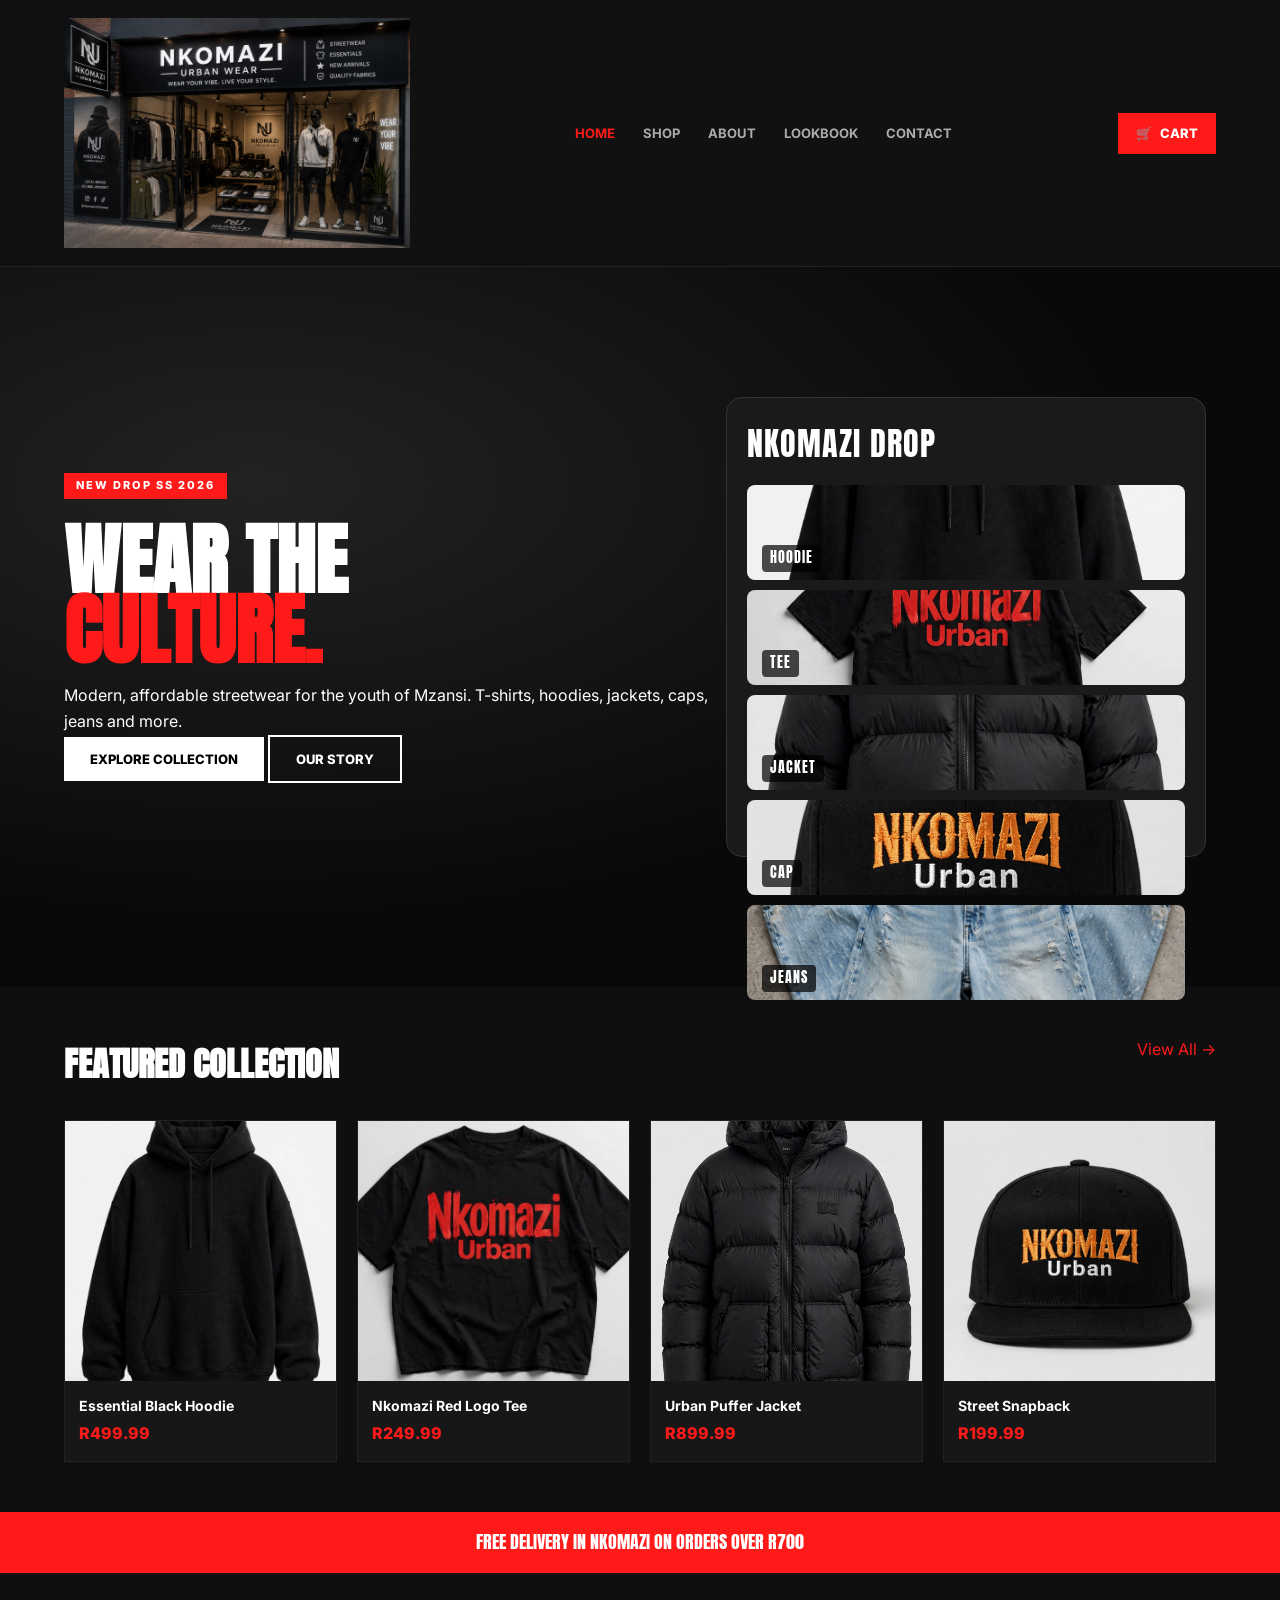
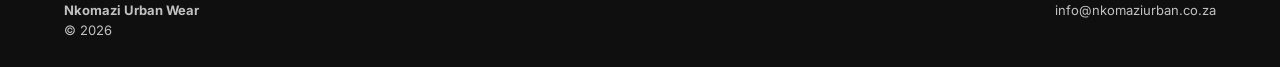
<file: Urban Nkomazi Site Part 2/index.html>
<!DOCTYPE html>
<html lang="en">
<head>
<meta charset="UTF-8">
<meta name="viewport" content="width=device-width, initial-scale=1.0">
<title>Nkomazi Urban Wear - Wear The Culture</title>
<link rel="stylesheet" href="style.css">
<link href="https://fonts.googleapis.com/css2?family=Anton&family=Inter:wght@400;600;800&display=swap" rel="stylesheet">
</head>
<body>
<nav class="navbar">
  <img src="images/logo.jpeg" width="30%" length="30%"> 
  <ul class="nav-links" id="navLinks">
    <li><a href="index.html" class="active">Home</a></li>
    <li><a href="shop.html">Shop</a></li>
    <li><a href="about.html">About</a></li>
    <li><a href="gallery.html">Lookbook</a></li>
    <li><a href="contact.html">Contact</a></li>
  </ul>
  <div class="nav-actions">
    <a href="cart.html" class="cart-btn"><span class="cart-icon">🛒</span><span>CART</span><span class="cart-badge" id="cartCount">0</span></a>
    <span class="hamburger" onclick="toggleMenu()">☰</span>
  </div>
</nav>

<section class="hero">
  <div>
    <span class="badge">NEW DROP SS 2026</span>
    <h1>WEAR THE<br><span class="red">CULTURE.</span></h1>
    <p>Modern, affordable streetwear for the youth of Mzansi. T-shirts, hoodies, jackets, caps, jeans and more.</p>
    <div class="btn-group">
      <a href="shop.html" class="btn btn-white">Explore Collection</a>
      <a href="about.html" class="btn btn-outline">Our Story</a>
    </div>
  </div>
  <!-- HERO VISUAL - REPLACED TEXT LIST WITH IMAGES -->
 <div class="visual-card">
  <div class="drop-title">NKOMAZI DROP</div>
  <div class="visual-body">
    <!-- 5 PICTURES - PUT YOUR IMAGE PATHS HERE -->
    <div class="drop-item">
      <!-- HOODIE - change filename here -->
      <img src="images/black hoodie.jpeg" alt="Hoodie">
      <span>HOODIE</span>
    </div>
    <div class="drop-item">
      <!-- TEE - change filename here -->
      <img src="images/black tee 2.jpeg" alt="Tee">
      <span>TEE</span>
    </div>
    <div class="drop-item">
      <!-- JACKET - change filename here -->
      <img src="images/puff jacket.jpeg" alt="Jacket">
      <span>JACKET</span>
    </div>
    <div class="drop-item">
      <!-- CAP - change filename here -->
      <img src="images/cap.jpg" alt="Cap">
      <span>CAP</span>
    </div>
    <div class="drop-item">
      <!-- JEANS - change filename here -->
      <img src="images/baggy jeans.jpg" alt="Jeans">
      <span>JEANS</span>
    </div>
  </div>
</div>
</section>

<section class="section dark">
  <div class="section-head"><h2>FEATURED COLLECTION</h2><a href="shop.html">View All →</a></div>
  <div class="product-grid">
    
    <!-- 1. ESSENTIAL BLACK HOODIE -->
    <div class="product">
      <div class="p-img">
        <!-- IMAGE PATH FOR HOODIE - CHANGE HERE -->
        <!-- Save your image in /images/ folder and put the name here -->
        <img src="images/black hoodie.jpeg" alt="Essential Black Hoodie">
        <!-- Example: <img src="images/YOUR-HOODIE-FILENAME.jpg" alt="Essential Black Hoodie"> -->
      </div>
      <div class="p-info"><h3>Essential Black Hoodie</h3><p>R499.99</p></div>
    </div>

    <!-- 2. NKOMAZI RED LOGO TEE -->
    <div class="product">
      <div class="p-img red">
        <!-- IMAGE PATH FOR TEE - CHANGE HERE -->
        <img src="images/black tee 2.jpeg" alt="Nkomazi Red Logo Tee">
        <!-- Example: <img src="images/YOUR-TEE-FILENAME.jpg" alt="Nkomazi Red Logo Tee"> -->
      </div>
      <div class="p-info"><h3>Nkomazi Red Logo Tee</h3><p>R249.99</p></div>
    </div>

    <!-- 3. URBAN PUFFER JACKET -->
    <div class="product">
      <div class="p-img">
        <!-- IMAGE PATH FOR JACKET - CHANGE HERE -->
        <img src="images/puff jacket.jpeg" alt="Urban Puffer Jacket">
        <!-- Example: <img src="images/YOUR-JACKET-FILENAME.jpg" alt="Urban Puffer Jacket"> -->
      </div>
      <div class="p-info"><h3>Urban Puffer Jacket</h3><p>R899.99</p></div>
    </div>

    <!-- 4. STREET SNAPBACK CAP -->
    <div class="product">
      <div class="p-img">
        <!-- IMAGE PATH FOR CAP - CHANGE HERE -->
        <img src="images/cap.jpg" alt="Street Snapback">
        <!-- Example: <img src="images/YOUR-CAP-FILENAME.jpg" alt="Street Snapback"> -->
      </div>
      <div class="p-info"><h3>Street Snapback</h3><p>R199.99</p></div>
    </div>

  </div>
</section>

<section class="banner">FREE DELIVERY IN NKOMAZI ON ORDERS OVER R700</section>
<footer><div><strong>Nkomazi Urban Wear</strong><br>© 2026</div><div>info@nkomaziurban.co.za</div></footer>
<script src="main.js"></script>
</body>
</html>
</file>
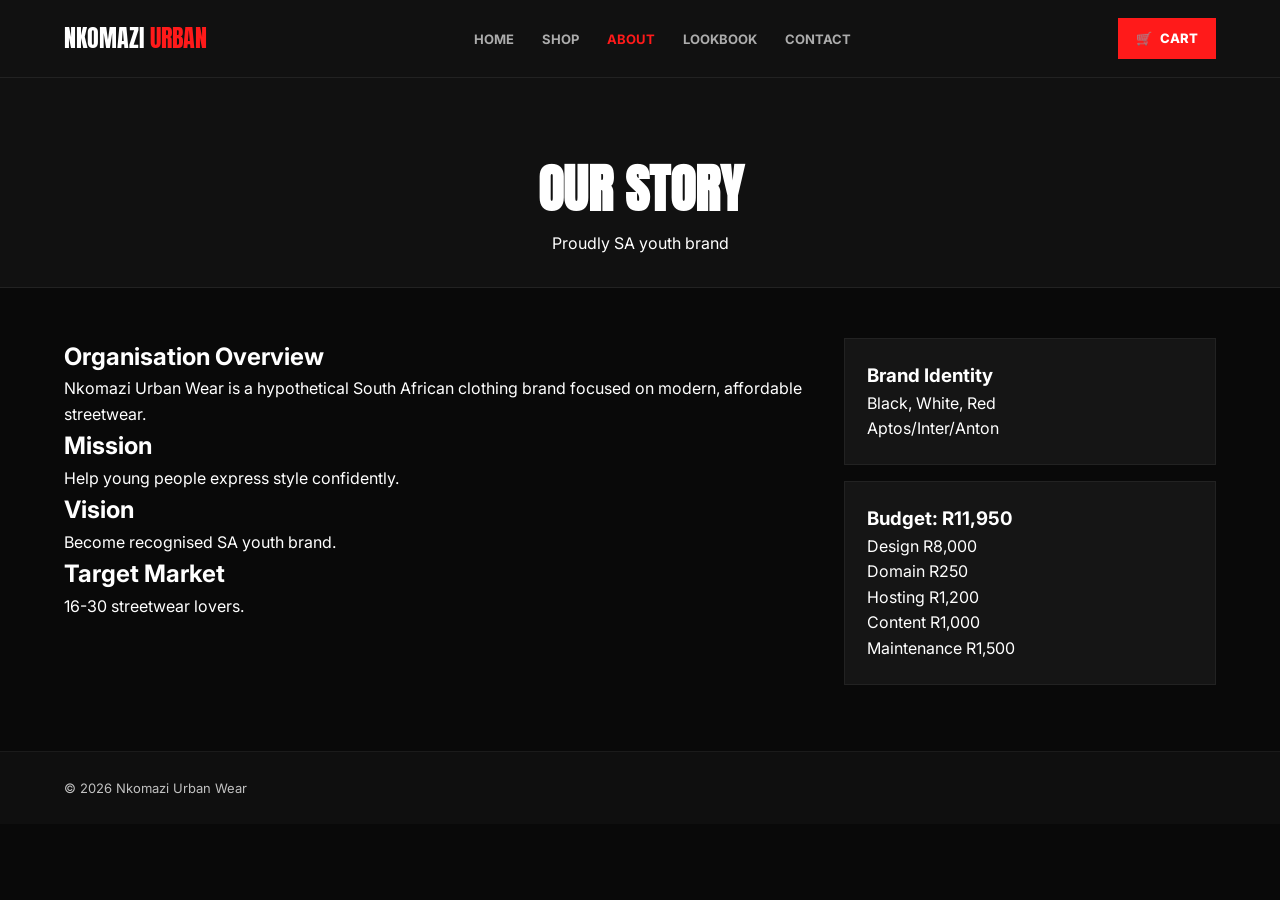
<file: Urban Nkomazi Site Part 2/about.html>
<!DOCTYPE html><html lang="en"><head><meta charset="UTF-8"><meta name="viewport" content="width=device-width, initial-scale=1.0"><title>About - Nkomazi Urban Wear</title><link rel="stylesheet" href="style.css"><link href="https://fonts.googleapis.com/css2?family=Anton&family=Inter:wght@400;600;800&display=swap" rel="stylesheet"></head><body>
<nav class="navbar"><div class="logo">NKOMAZI<span> URBAN</span></div><ul class="nav-links" id="navLinks"><li><a href="index.html">Home</a></li><li><a href="shop.html">Shop</a></li><li><a href="about.html" class="active">About</a></li><li><a href="gallery.html">Lookbook</a></li><li><a href="contact.html">Contact</a></li></ul><div class="nav-actions"><a href="cart.html" class="cart-btn"><span class="cart-icon">🛒</span><span>CART</span><span class="cart-badge" id="cartCount">0</span></a><span class="hamburger" onclick="toggleMenu()">☰</span></div></nav>
<section class="page-header"><h1>OUR STORY</h1><p>Proudly SA youth brand</p></section>
<section class="section"><div class="about-grid"><div><h2>Organisation Overview</h2><p>Nkomazi Urban Wear is a hypothetical South African clothing brand focused on modern, affordable streetwear.</p><h2>Mission</h2><p>Help young people express style confidently.</p><h2>Vision</h2><p>Become recognised SA youth brand.</p><h2>Target Market</h2><p>16-30 streetwear lovers.</p></div><div class="about-side"><div class="about-box"><h3>Brand Identity</h3><p>Black, White, Red<br>Aptos/Inter/Anton</p></div><div class="about-box"><h3>Budget: R11,950</h3><p>Design R8,000<br>Domain R250<br>Hosting R1,200<br>Content R1,000<br>Maintenance R1,500</p></div></div></div></section>
<footer>© 2026 Nkomazi Urban Wear</footer><script src="main.js"></script></body></html>
</file>
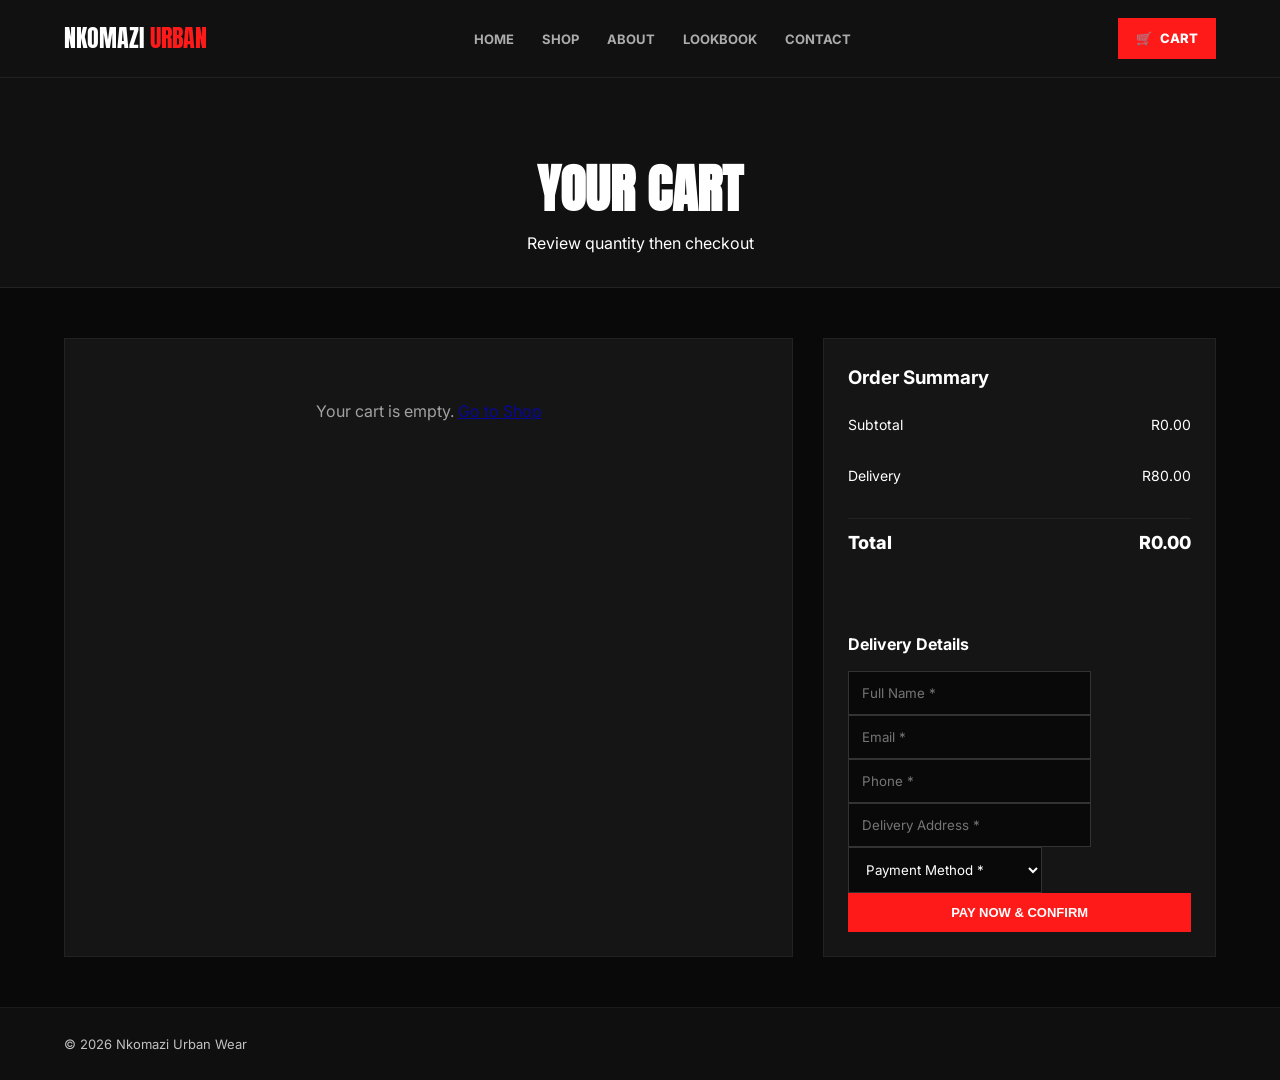
<file: Urban Nkomazi Site Part 2/cart.html>
<!DOCTYPE html><html lang="en"><head><meta charset="UTF-8"><meta name="viewport" content="width=device-width, initial-scale=1.0">
<title>Cart & Checkout - Nkomazi Urban Wear</title><link rel="stylesheet" href="style.css">
<link href="https://fonts.googleapis.com/css2?family=Anton&family=Inter:wght@400;600;800&display=swap" rel="stylesheet"></head><body>
<nav class="navbar"><div class="logo">NKOMAZI<span> URBAN</span></div>
<ul class="nav-links" id="navLinks"><li><a href="index.html">Home</a></li><li><a href="shop.html">Shop</a></li><li><a href="about.html">About</a></li><li><a href="gallery.html">Lookbook</a></li><li><a href="contact.html">Contact</a></li></ul>
<div class="nav-actions"><a href="cart.html" class="cart-btn"><span class="cart-icon">🛒</span><span>CART</span><span class="cart-badge" id="cartCount">0</span></a><span class="hamburger" onclick="toggleMenu()">☰</span></div></nav>
<section class="page-header"><h1>YOUR CART</h1><p>Review quantity then checkout</p></section>
<section class="section"><div class="checkout-grid">
<div class="cart-items-box"><div id="cartList"></div><div id="emptyCart" class="empty-msg">Your cart is empty. <a href="shop.html">Go to Shop</a></div></div>
<div class="checkout-box">
  <h3>Order Summary</h3>
  <div class="summary-row"><span>Subtotal</span><span id="subtotal">R0.00</span></div>
  <div class="summary-row"><span>Delivery</span><span id="delivery">R80.00</span></div>
  <div class="summary-row total"><span>Total</span><span id="total">R0.00</span></div>
  <p id="freeDeliveryMsg" style="color:#00ff88;font-size:12px;margin:10px 0"></p>
  <h4 style="margin-top:20px">Delivery Details</h4>
  <form id="checkoutForm">
    <input type="text" id="custName" placeholder="Full Name *" required>
    <input type="email" id="custEmail" placeholder="Email *" required>
    <input type="tel" id="custPhone" placeholder="Phone *" required>
    <input type="text" id="custAddress" placeholder="Delivery Address *" required>
    <select id="payMethod" required><option value="">Payment Method *</option><option>Card - Visa/Mastercard</option><option>PayFast</option><option>Cash on Delivery</option><option>EFT</option></select>
    <button type="submit" class="btn btn-red full">PAY NOW & CONFIRM</button><p id="checkoutMsg"></p>
  </form>
</div></div></section>
<footer>© 2026 Nkomazi Urban Wear</footer>
<script src="main.js"></script>
<script>document.addEventListener('DOMContentLoaded', renderCartPage);</script>
</body></html>
</file>
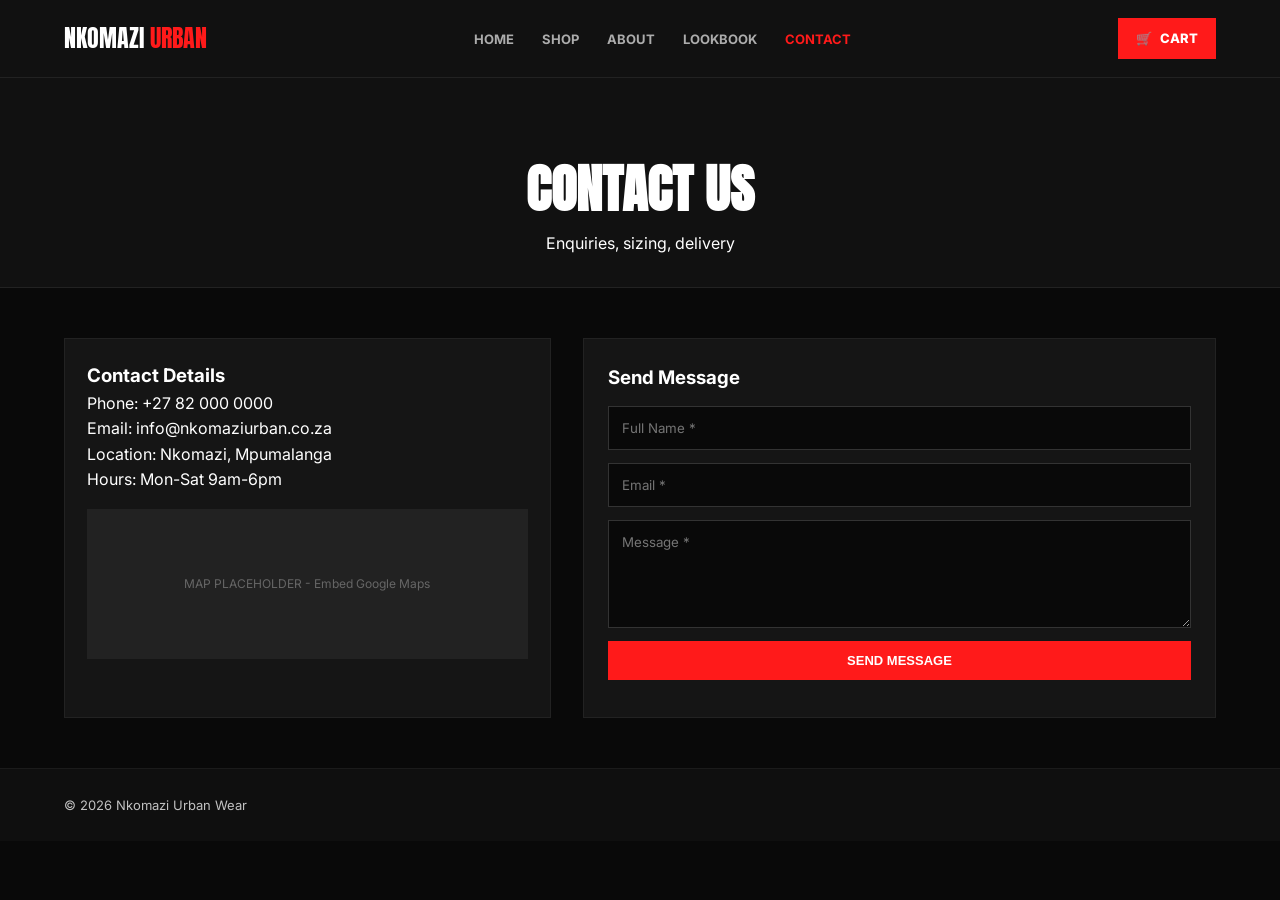
<file: Urban Nkomazi Site Part 2/contact.html>
<!DOCTYPE html><html lang="en"><head><meta charset="UTF-8"><meta name="viewport" content="width=device-width, initial-scale=1.0"><title>Contact - Nkomazi Urban Wear</title><link rel="stylesheet" href="style.css"><link href="https://fonts.googleapis.com/css2?family=Anton&family=Inter:wght@400;600;800&display=swap" rel="stylesheet"></head><body>
<nav class="navbar"><div class="logo">NKOMAZI<span> URBAN</span></div><ul class="nav-links" id="navLinks"><li><a href="index.html">Home</a></li><li><a href="shop.html">Shop</a></li><li><a href="about.html">About</a></li><li><a href="gallery.html">Lookbook</a></li><li><a href="contact.html" class="active">Contact</a></li></ul><div class="nav-actions"><a href="cart.html" class="cart-btn"><span class="cart-icon">🛒</span><span>CART</span><span class="cart-badge" id="cartCount">0</span></a><span class="hamburger" onclick="toggleMenu()">☰</span></div></nav>
<section class="page-header"><h1>CONTACT US</h1><p>Enquiries, sizing, delivery</p></section>
<section class="section"><div class="contact-grid"><div class="contact-info"><h3>Contact Details</h3><p>Phone: +27 82 000 0000<br>Email: info@nkomaziurban.co.za<br>Location: Nkomazi, Mpumalanga<br>Hours: Mon-Sat 9am-6pm</p><div class="map">MAP PLACEHOLDER - Embed Google Maps</div></div>
<form id="contactForm"><h3>Send Message</h3><input type="text" id="name" placeholder="Full Name *" required><input type="email" id="email" placeholder="Email *" required><textarea id="message" placeholder="Message *" rows="5" required></textarea><button type="submit" class="btn btn-red full">Send Message</button><p id="formMsg"></p></form></div></section>
<footer>© 2026 Nkomazi Urban Wear</footer><script src="main.js"></script></body></html>
</file>
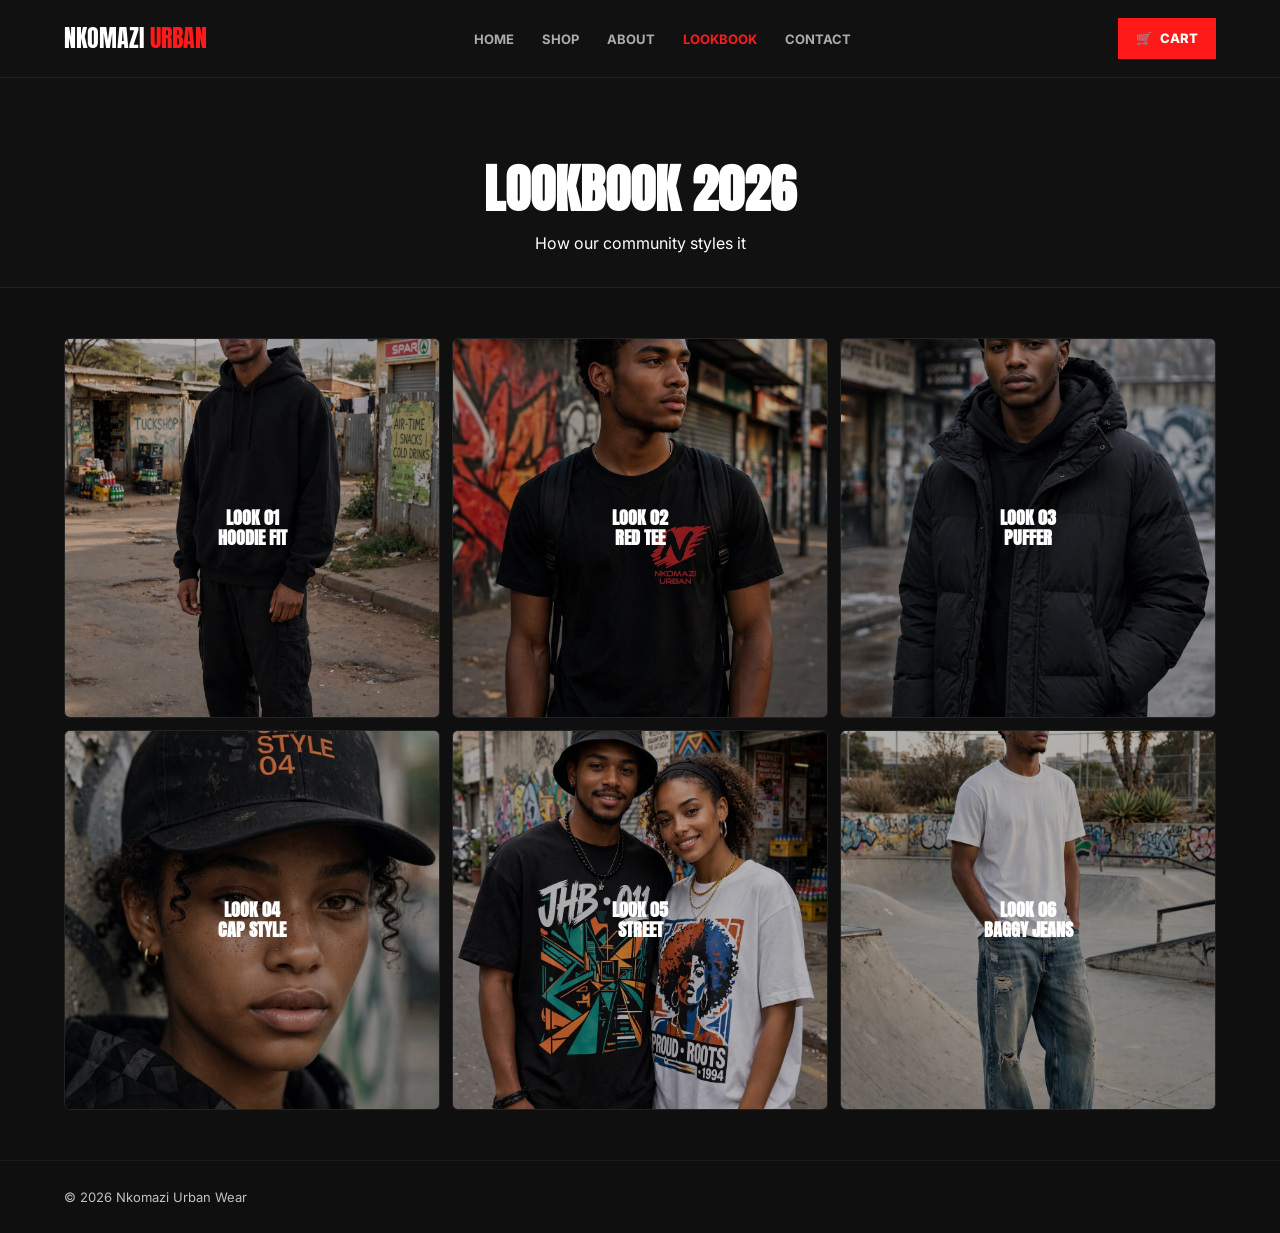
<file: Urban Nkomazi Site Part 2/gallery.html>
<!DOCTYPE html>
<html lang="en">
<head>
<meta charset="UTF-8">
<meta name="viewport" content="width=device-width, initial-scale=1.0"> 
<title>Lookbook - Nkomazi Urban Wear</title>
<link rel="stylesheet" href="style.css">
<link href="https://fonts.googleapis.com/css2?family=Anton&family=Inter:wght@400;600;800&display=swap" rel="stylesheet">
<style>
/* FIXED GRID FOR 6 LOOKS - makes images fit like your screenshot */
.gallery-grid {
  display: grid;
  grid-template-columns: repeat(3, 1fr);
  gap: 12px;
}
.g-item {
  position: relative;
  height: 380px;
  background: #111;
  border-radius: 6px;
  overflow: hidden;
}
.g-item.red { background: #c00; }
.g-item img {
  width: 100%;
  height: 100%;
  object-fit: cover; /* fixes stretched look */
  display: block;
}
.g-overlay {
  position: absolute;
  inset: 0;
  display: flex;
  flex-direction: column;
  align-items: center;
  justify-content: center;
  background: rgba(0,0,0,0.25);
  color: white;
  font-family: 'Anton', sans-serif;
  font-size: 18px;
  text-align: center;
  line-height: 1.1;
}
@media (max-width: 768px) {
  .gallery-grid { grid-template-columns: 1fr 1fr; }
  .g-item { height: 260px; }
}
</style>
</head>
<body>
<nav class="navbar"><div class="logo">NKOMAZI<span> URBAN</span></div>
<ul class="nav-links" id="navLinks">
    <li><a href="index.html">Home</a></li>
    <li><a href="shop.html">Shop</a></li>
    <li><a href="about.html">About</a></li>
    <li><a href="gallery.html" class="active">Lookbook</a></li>
    <li><a href="contact.html">Contact</a></li>
</ul>
<div class="nav-actions">
    <a href="cart.html" class="cart-btn">
        <span class="cart-icon">🛒</span>
        <span>CART</span>
        <span class="cart-badge" id="cartCount">0</span>
    </a><span class="hamburger" onclick="toggleMenu()">☰</span>
</div>
</nav>

<section class="page-header">
    <h1>LOOKBOOK 2026</h1>
    <p>How our community styles it</p>
</section>

<section class="section dark">
<div class="gallery-grid">

    <!-- LOOK 01 HOODIE FIT -->
    <div class="g-item">
      <!-- IMAGE PATH FOR LOOK 01 - CHANGE HERE -->
      <img src="images/look-01-hoodie.jpeg" alt="Look 01 Hoodie Fit">
      <!-- Example: <img src="images/YOUR-FILE-NAME.jpg"> -->
      <div class="g-overlay">LOOK 01<br>HOODIE FIT</div>
    </div>

    <!-- LOOK 02 RED TEE -->
    <div class="g-item red">
      <!-- IMAGE PATH FOR LOOK 02 - CHANGE HERE -->
      <img src="images/look-02-red-tee.jpeg" alt="Look 02 Red Tee">
      <div class="g-overlay">LOOK 02<br>RED TEE</div>
    </div>

    <!-- LOOK 03 PUFFER -->
    <div class="g-item">
      <!-- IMAGE PATH FOR LOOK 03 - CHANGE HERE -->
      <img src="images/look-03-puffer.jpeg" alt="Look 03 Puffer">
      <div class="g-overlay">LOOK 03<br>PUFFER</div>
    </div>

    <!-- LOOK 04 CAP STYLE -->
    <div class="g-item">
      <!-- IMAGE PATH FOR LOOK 04 - CHANGE HERE -->
      <img src="images/look-04-cap.jpeg" alt="Look 04 Cap Style">
      <div class="g-overlay">LOOK 04<br>CAP STYLE</div>
    </div>

    <!-- LOOK 05 STREET -->
    <div class="g-item red">
      <!-- IMAGE PATH FOR LOOK 05 - CHANGE HERE -->
      <img src="images/look-05-street.jpeg" alt="Look 05 Street">
      <div class="g-overlay">LOOK 05<br>STREET</div>
    </div>

    <!-- LOOK 06 BAGGY JEANS -->
    <div class="g-item">
      <!-- IMAGE PATH FOR LOOK 06 - CHANGE HERE -->
      <img src="images/look-06-baggy.jpeg" alt="Look 06 Baggy Jeans">
      <div class="g-overlay">LOOK 06<br>BAGGY JEANS</div>
    </div>

</div>
</section>

<footer>© 2026 Nkomazi Urban Wear</footer>
<script src="main.js"></script>
</body>
</html>
</file>
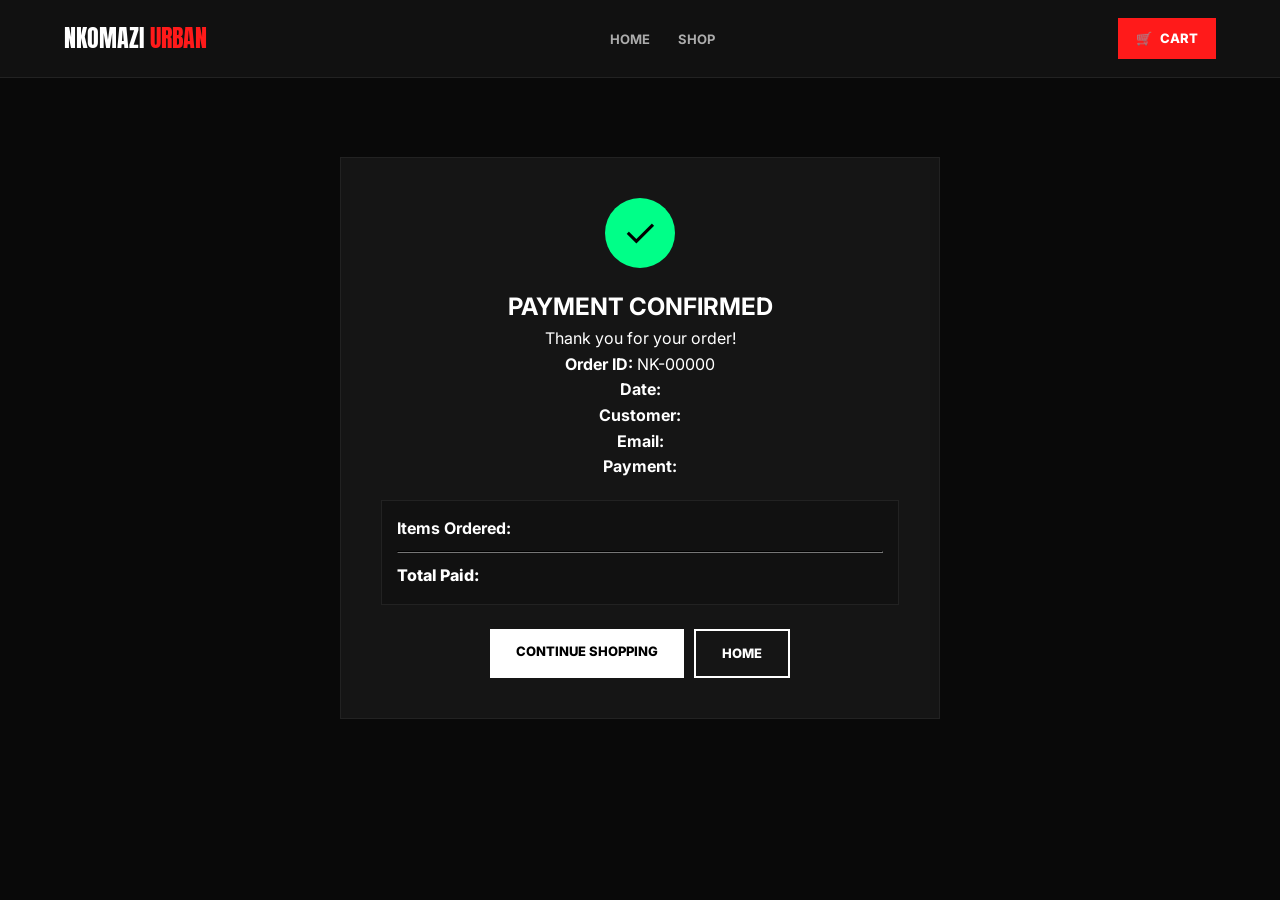
<file: Urban Nkomazi Site Part 2/payment.html>
<!DOCTYPE html><html lang="en"><head><meta charset="UTF-8"><meta name="viewport" content="width=device-width, initial-scale=1.0">
<title>Payment Confirmed - Nkomazi Urban Wear</title><link rel="stylesheet" href="style.css">
<link href="https://fonts.googleapis.com/css2?family=Anton&family=Inter:wght@400;600;800&display=swap" rel="stylesheet"></head><body>
<nav class="navbar"><div class="logo">NKOMAZI<span> URBAN</span></div><ul class="nav-links"><li><a href="index.html">Home</a></li><li><a href="shop.html">Shop</a></li></ul><div class="nav-actions"><a href="cart.html" class="cart-btn"><span class="cart-icon">🛒</span><span>CART</span><span class="cart-badge" id="cartCount">0</span></a></div></nav>
<section class="confirmation">
  <div class="confirm-card">
    <div class="check-icon">✓</div>
    <h1>PAYMENT CONFIRMED</h1>
    <p id="thankYouMsg">Thank you for your order!</p>
    <div class="order-details">
      <p><strong>Order ID:</strong> <span id="orderId">NK-00000</span></p>
      <p><strong>Date:</strong> <span id="orderDate"></span></p>
      <p><strong>Customer:</strong> <span id="confName"></span></p>
      <p><strong>Email:</strong> <span id="confEmail"></span></p>
      <p><strong>Payment:</strong> <span id="confPay"></span></p>
      <div style="margin-top:20px;text-align:left;background:#111;padding:15px;border:1px solid #222">
        <h4>Items Ordered:</h4><div id="confItems"></div>
        <hr style="margin:10px 0;border-color:#222">
        <div style="display:flex;justify-content:space-between;font-weight:800"><span>Total Paid:</span><span id="confTotal"></span></div>
      </div>
    </div>
    <div style="margin-top:24px;display:flex;gap:10px;justify-content:center">
      <a href="shop.html" class="btn btn-white">Continue Shopping</a>
      <a href="index.html" class="btn btn-outline">Home</a>
    </div>
  </div>
</section>
<script src="main.js"></script>
<script>
const order = JSON.parse(localStorage.getItem('lastOrder')||'{}');
if(order.items){
  document.getElementById('orderId').textContent=order.id;
  document.getElementById('orderDate').textContent=order.date;
  document.getElementById('confName').textContent=order.name;
  document.getElementById('confEmail').textContent=order.email;
  document.getElementById('confPay').textContent=order.payMethod;
  document.getElementById('confTotal').textContent=order.total;
  document.getElementById('confItems').innerHTML=order.items.map(i=>`<div style="display:flex;justify-content:space-between;margin:4px 0"><span>${i.name} (${i.size}) x${i.qty}</span><span>R${(i.price*i.qty).toFixed(2)}</span></div>`).join('');
  document.getElementById('thankYouMsg').textContent=`Thank you ${order.name}, your order is confirmed!`;
}
</script>
</body></html>
</file>
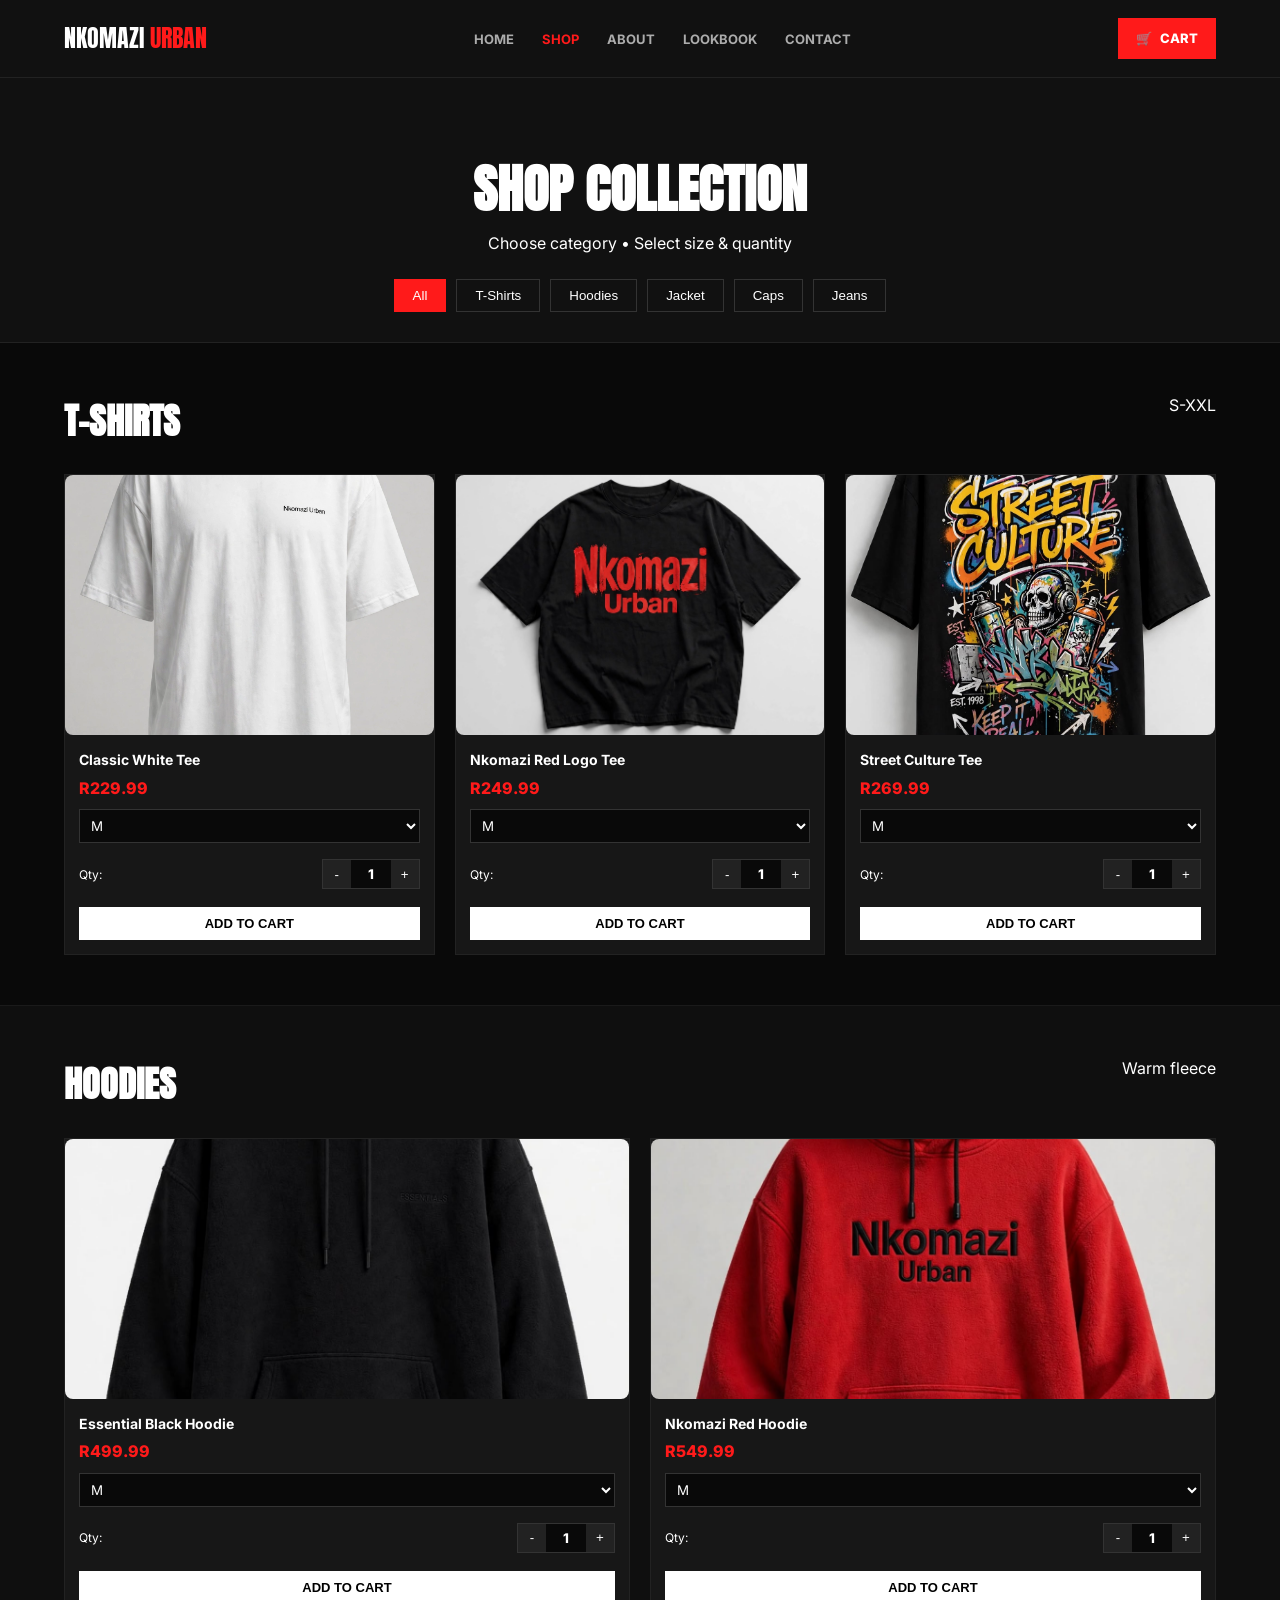
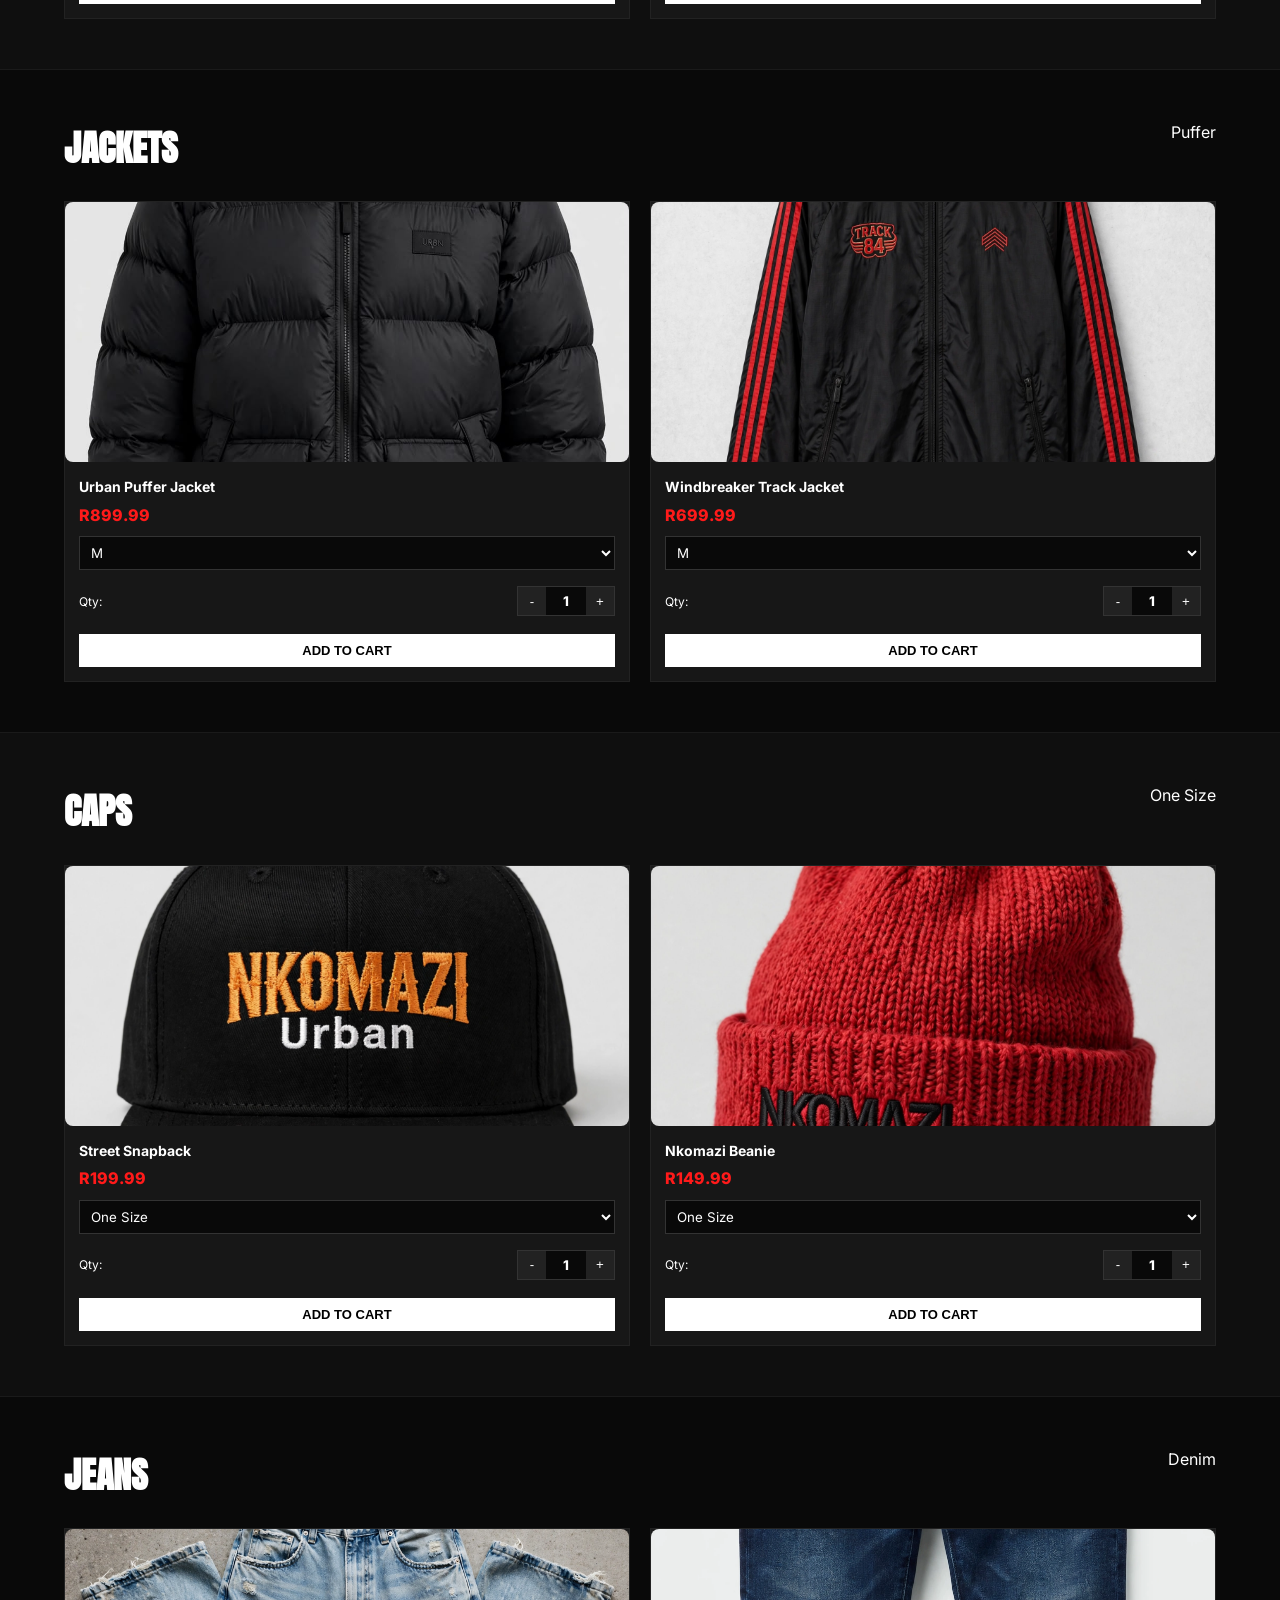
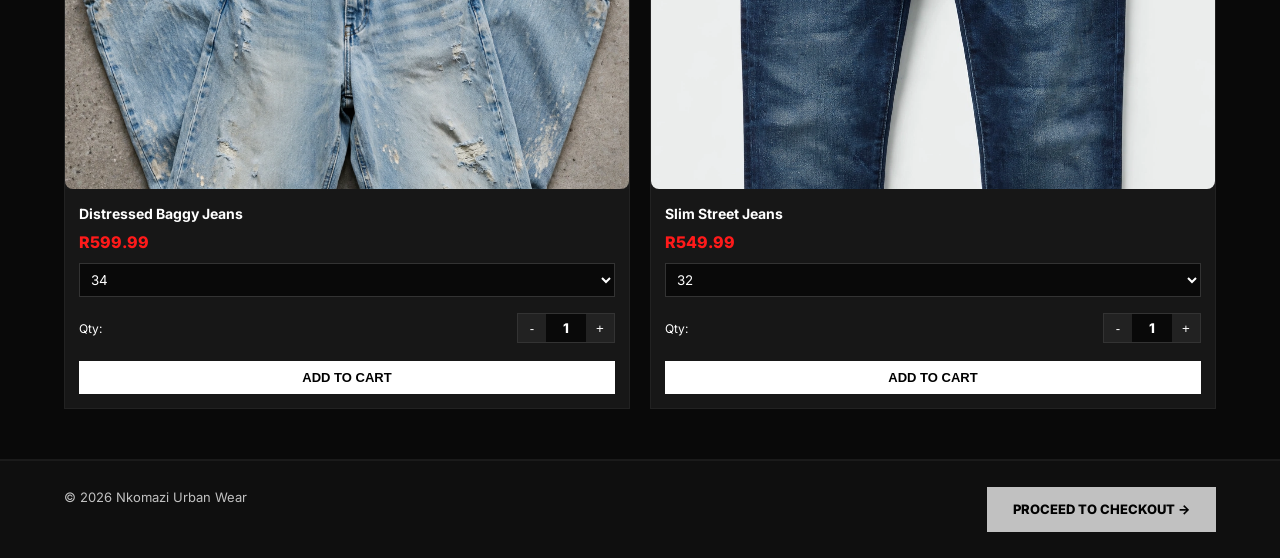
<file: Urban Nkomazi Site Part 2/shop.html>
<!DOCTYPE html>
<html lang="en">
<head>
  <meta charset="UTF-8">
  <meta name="viewport" content="width=device-width, initial-scale=1.0">
  <title>Shop Collection - Nkomazi Urban Wear | T-Shirts, Hoodies, Jeans, Caps</title>
  <meta name="description" content="Shop Nkomazi Urban Wear official collection. T-Shirts from R229, Hoodies from R499, Jackets, Caps, Jeans. Size S-XXL. Delivery from Nkomazi, MP.">
  <meta property="og:title" content="Shop - Nkomazi Urban Wear">
  <meta property="og:description" content="Streetwear from Nkomazi. Choose size & quantity.">
  <meta property="og:image" content="images/classic-white-tee.jpg">
  <link rel="stylesheet" href="style.css">
  <link href="https://fonts.googleapis.com/css2?family=Anton&family=Inter:wght@400;600;800&display=swap" rel="stylesheet">
  <style>.p-img img{width:100%; height:100%; object-fit:cover; border-radius:8px;}</style>
</head>
<body>
<nav class="navbar">
  <div class="logo">NKOMAZI<span> URBAN</span></div>
  <ul class="nav-links" id="navLinks">
    <li><a href="index.html">Home</a></li>
    <li><a href="shop.html" class="active">Shop</a></li>
    <li><a href="about.html">About</a></li>
    <li><a href="gallery.html">Lookbook</a></li>
    <li><a href="contact.html">Contact</a></li>
  </ul>
  <div class="nav-actions">
    <a href="cart.html" class="cart-btn"><span class="cart-icon">🛒</span><span>CART</span><span class="cart-badge" id="cartCount">0</span></a>
    <span class="hamburger" onclick="toggleMenu()">☰</span>
  </div>
</nav>

<section class="page-header">
  <h1>SHOP COLLECTION</h1>
  <p>Choose category • Select size & quantity</p>
  <div class="filters">
    <button class="filter-btn active" onclick="filterCategory('all')">All</button>
    <button class="filter-btn" onclick="filterCategory('tshirts')">T-Shirts</button>
    <button class="filter-btn" onclick="filterCategory('hoodies')">Hoodies</button>
    <button class="filter-btn" onclick="filterCategory('jackets')">Jacket</button>
    <button class="filter-btn" onclick="filterCategory('caps')">Caps</button>
    <button class="filter-btn" onclick="filterCategory('jeans')">Jeans</button>
  </div>
</section>

<!-- T-SHIRTS -->
<section id="tshirts" class="category-section">
  <div class="cat-head"><h2>T-SHIRTS</h2><span>S-XXL</span></div>
  <div class="product-grid">
    <div class="product"><div class="p-img"><img src="images/white tee.jpg" alt="Classic White Tee"></div><div class="p-info"><h3>Classic White Tee</h3><p>R229.99</p><select class="size-select"><option>S</option><option selected>M</option><option>L</option><option>XL</option><option>XXL</option></select><div class="qty-input-row"><label>Qty:</label><div class="qty-box"><button onclick="changeShopQty(this,-1)">-</button><input class="qty-input" value="1" readonly><button onclick="changeShopQty(this,1)">+</button></div></div><button class="btn btn-small" onclick="addToCart('Classic White Tee',229.99,this)">Add to Cart</button></div></div>
    <div class="product"><div class="p-img"><img src="images/black tee 2.jpeg" alt="Nkomazi Red Logo Tee"></div><div class="p-info"><h3>Nkomazi Red Logo Tee</h3><p>R249.99</p><select class="size-select"><option>S</option><option selected>M</option><option>L</option><option>XL</option></select><div class="qty-input-row"><label>Qty:</label><div class="qty-box"><button onclick="changeShopQty(this,-1)">-</button><input class="qty-input" value="1" readonly><button onclick="changeShopQty(this,1)">+</button></div></div><button class="btn btn-small" onclick="addToCart('Nkomazi Red Logo Tee',249.99,this)">Add to Cart</button></div></div>
    <div class="product"><div class="p-img"><img src="images/black tee 1.jpeg" alt="Street Culture Tee"></div><div class="p-info"><h3>Street Culture Tee</h3><p>R269.99</p><select class="size-select"><option>S</option><option selected>M</option><option>L</option><option>XL</option></select><div class="qty-input-row"><label>Qty:</label><div class="qty-box"><button onclick="changeShopQty(this,-1)">-</button><input class="qty-input" value="1" readonly><button onclick="changeShopQty(this,1)">+</button></div></div><button class="btn btn-small" onclick="addToCart('Street Culture Tee',269.99,this)">Add to Cart</button></div></div>
  </div>
</section>

<!-- HOODIES -->
<section id="hoodies" class="category-section dark">
  <div class="cat-head"><h2>HOODIES</h2><span>Warm fleece</span></div>
  <div class="product-grid">
    <div class="product"><div class="p-img"><img src="images/black hoodie.jpeg" alt="Nkomazi Black Hoodie"></div><div class="p-info"><h3>Essential Black Hoodie</h3><p>R499.99</p><select class="size-select"><option selected>M</option><option>L</option><option>XL</option><option>XXL</option></select><div class="qty-input-row"><label>Qty:</label><div class="qty-box"><button onclick="changeShopQty(this,-1)">-</button><input class="qty-input" value="1" readonly><button onclick="changeShopQty(this,1)">+</button></div></div><button class="btn btn-small" onclick="addToCart('Essential Black Hoodie',499.99,this)">Add to Cart</button></div></div>
    <div class="product"><div class="p-img"><img src="images/red hoodie.jpeg" alt="Nkomazi Red Hoodie"></div><div class="p-info"><h3>Nkomazi Red Hoodie</h3><p>R549.99</p><select class="size-select"><option selected>M</option><option>L</option><option>XL</option></select><div class="qty-input-row"><label>Qty:</label><div class="qty-box"><button onclick="changeShopQty(this,-1)">-</button><input class="qty-input" value="1" readonly><button onclick="changeShopQty(this,1)">+</button></div></div><button class="btn btn-small" onclick="addToCart('Nkomazi Red Hoodie',549.99,this)">Add to Cart</button></div></div>
  </div>
</section>

<!-- JACKETS -->
<section id="jackets" class="category-section">
  <div class="cat-head"><h2>JACKETS</h2><span>Puffer</span></div>
  <div class="product-grid">
    <div class="product"><div class="p-img"><img src="images/puff jacket.jpeg" alt="Urban Puffer Jacket"></div><div class="p-info"><h3>Urban Puffer Jacket</h3><p>R899.99</p><select class="size-select"><option selected>M</option><option>L</option><option>XL</option></select><div class="qty-input-row"><label>Qty:</label><div class="qty-box"><button onclick="changeShopQty(this,-1)">-</button><input class="qty-input" value="1" readonly><button onclick="changeShopQty(this,1)">+</button></div></div><button class="btn btn-small" onclick="addToCart('Urban Puffer Jacket',899.99,this)">Add to Cart</button></div></div>
    <div class="product"><div class="p-img"><img src="images/red jacket.jpg" alt="Windbreaker Track Jacket"></div><div class="p-info"><h3>Windbreaker Track Jacket</h3><p>R699.99</p><select class="size-select"><option selected>M</option><option>L</option><option>XL</option></select><div class="qty-input-row"><label>Qty:</label><div class="qty-box"><button onclick="changeShopQty(this,-1)">-</button><input class="qty-input" value="1" readonly><button onclick="changeShopQty(this,1)">+</button></div></div><button class="btn btn-small" onclick="addToCart('Windbreaker Track Jacket',699.99,this)">Add to Cart</button></div></div>
  </div>
</section>

<!-- CAPS -->
<section id="caps" class="category-section dark">
  <div class="cat-head"><h2>CAPS</h2><span>One Size</span></div>
  <div class="product-grid">
    <div class="product"><div class="p-img"><img src="images/cap.jpg" alt="Street Snapback"></div><div class="p-info"><h3>Street Snapback</h3><p>R199.99</p><select class="size-select"><option>One Size</option></select><div class="qty-input-row"><label>Qty:</label><div class="qty-box"><button onclick="changeShopQty(this,-1)">-</button><input class="qty-input" value="1" readonly><button onclick="changeShopQty(this,1)">+</button></div></div><button class="btn btn-small" onclick="addToCart('Street Snapback',199.99,this)">Add to Cart</button></div></div>
    <div class="product"><div class="p-img"><img src="images/beanie.jpg" alt="Nkomazi Beanie"></div><div class="p-info"><h3>Nkomazi Beanie</h3><p>R149.99</p><select class="size-select"><option>One Size</option></select><div class="qty-input-row"><label>Qty:</label><div class="qty-box"><button onclick="changeShopQty(this,-1)">-</button><input class="qty-input" value="1" readonly><button onclick="changeShopQty(this,1)">+</button></div></div><button class="btn btn-small" onclick="addToCart('Nkomazi Beanie',149.99,this)">Add to Cart</button></div></div>
  </div>
</section>

<!-- JEANS -->
<section id="jeans" class="category-section">
  <div class="cat-head"><h2>JEANS</h2><span>Denim</span></div>
  <div class="product-grid">
    <div class="product"><div class="p-img"><img src="images/baggy jeans.jpg" alt="Distressed Baggy Jeans"></div><div class="p-info"><h3>Distressed Baggy Jeans</h3><p>R599.99</p><select class="size-select"><option>30</option><option>32</option><option selected>34</option><option>36</option></select><div class="qty-input-row"><label>Qty:</label><div class="qty-box"><button onclick="changeShopQty(this,-1)">-</button><input class="qty-input" value="1" readonly><button onclick="changeShopQty(this,1)">+</button></div></div><button class="btn btn-small" onclick="addToCart('Distressed Baggy Jeans',599.99,this)">Add to Cart</button></div></div>
    <div class="product"><div class="p-img"><img src="images/skinny jean.jpg" alt="Slim Street Jeans"></div><div class="p-info"><h3>Slim Street Jeans</h3><p>R549.99</p><select class="size-select"><option>30</option><option selected>32</option><option>34</option></select><div class="qty-input-row"><label>Qty:</label><div class="qty-box"><button onclick="changeShopQty(this,-1)">-</button><input class="qty-input" value="1" readonly><button onclick="changeShopQty(this,1)">+</button></div></div><button class="btn btn-small" onclick="addToCart('Slim Street Jeans',549.99,this)">Add to Cart</button></div></div>
  </div>
</section>

<footer><div>© 2026 Nkomazi Urban Wear</div><div><a href="cart.html" class="btn btn-white">Proceed to Checkout →</a></div></footer>
<script src="main.js"></script>
</body>
</html>
</file>
<file: Urban Nkomazi Site Part 2/style.css>
*{margin:0;padding:0;box-sizing:border-box}
body{font-family:'Inter',Aptos,sans-serif;background:#090909;color:#fff;line-height:1.6}
.navbar{display:flex;justify-content:space-between;align-items:center;padding:18px 5%;background:#111;border-bottom:1px solid #222;position:sticky;top:0;z-index:99}
.logo{font-family:'Anton',sans-serif;font-size:24px}.logo span{color:#ff1a1a}
.nav-links{display:flex;list-style:none;gap:28px}.nav-links a{color:#fff;text-decoration:none;font-weight:700;font-size:13px;text-transform:uppercase;opacity:.65}.nav-links a.active,.nav-links a:hover{opacity:1;color:#ff1a1a}
.btn{display:inline-block;padding:12px 26px;text-decoration:none;font-weight:800;text-transform:uppercase;font-size:13px;border:none;cursor:pointer;transition:.2s}
.btn-red{background:#ff1a1a;color:#fff}.btn-red:hover{background:#cc0000}.btn-white{background:#fff;color:#000}.btn-outline{border:2px solid #fff;color:#fff}
.btn-small{padding:9px 12px;background:#fff;color:#000;width:100%;margin-top:10px}.btn.full{width:100%}
.badge{background:#ff1a1a;padding:4px 12px;font-size:11px;font-weight:800;letter-spacing:2px;display:inline-block;margin-bottom:14px}
.hero{display:grid;grid-template-columns:1.15fr.85fr;padding:70px 5%;min-height:80vh;align-items:center;background:radial-gradient(ellipse at 20% 30%,#222,#090909 60%)}
.hero h1{font-family:'Anton',sans-serif;font-size:78px;line-height:.9;margin:12px 0 18px}.red{color:#ff1a1a}
.visual-card{height:460px;background:linear-gradient(135deg,#151515,#2a2a2a);border:2px solid #222;border-radius:22px;padding:22px;display:flex;flex-direction:column;justify-content:space-between;font-family:'Anton';font-size:32px}
.page-header{padding:70px 5% 30px;text-align:center;background:#111;border-bottom:1px solid #222}
.page-header h1{font-family:'Anton';font-size:52px}
.filters{display:flex;gap:10px;justify-content:center;margin-top:22px;flex-wrap:wrap}
.filter-btn{background:transparent;border:1px solid #333;color:#fff;padding:8px 18px;cursor:pointer}.filter-btn.active{background:#ff1a1a!important;border-color:#ff1a1a!important}
.section{padding:50px 5%}.section.dark{background:#0f0f0f}
.section-head{display:flex;justify-content:space-between;margin-bottom:28px}
.section-head h2{font-family:'Anton';font-size:34px}.section-head a{color:#ff1a1a;text-decoration:none}
.category-section{padding:50px 5%;border-bottom:1px solid #1a1a1a;scroll-margin-top:90px}.category-section.dark{background:#0f0f0f}.category-section.hidden{display:none}
.cat-head{display:flex;justify-content:space-between;margin-bottom:24px;flex-wrap:wrap}.cat-head h2{font-family:'Anton';font-size:36px}
.product-grid{display:grid;grid-template-columns:repeat(auto-fit,minmax(220px,1fr));gap:20px}
.product{background:#171717;border:1px solid #222;transition:.25s}.product:hover{border-color:#ff1a1a;transform:translateY(-4px)}
.p-img{height:180px;background:#232323;display:flex;align-items:center;justify-content:center;font-weight:800;color:#666}
.p-img.red{background:#ff1a1a;color:#fff}.p-info{padding:14px}.p-info h3{font-size:14px;margin-bottom:4px}.p-info p{color:#ff1a1a;font-weight:800}
.size-select{width:100%;background:#090909;border:1px solid #333;color:#fff;padding:7px;margin:8px 0}
.qty-input-row{display:flex;justify-content:space-between;align-items:center;margin:8px 0;font-size:12px}
.qty-box{display:flex;align-items:center;border:1px solid #333;background:#090909}
.qty-box button{width:28px;height:28px;background:#222;color:#fff;border:none;cursor:pointer}
.qty-input{width:40px;height:28px;background:transparent;border:none;color:#fff;text-align:center;font-weight:800}
.banner{background:#ff1a1a;text-align:center;padding:16px;font-family:'Anton';font-size:18px}
.about-grid{display:grid;grid-template-columns:2fr 1fr;gap:36px}.about-box{background:#151515;padding:22px;border:1px solid #222;margin-bottom:16px}
.contact-grid{display:grid;grid-template-columns:1fr 1.3fr;gap:32px}.contact-info{background:#151515;padding:22px;border:1px solid #222}
.map{margin:16px 0;background:#222;height:150px;display:flex;align-items:center;justify-content:center;color:#666;font-size:12px}
.contact-grid form,.checkout-box{background:#151515;padding:24px;border:1px solid #222;display:flex;flex-direction:column;gap:13px}
input,select,textarea{background:#090909;border:1px solid #333;color:#fff;padding:13px;font-family:'Inter'}
.gallery-grid{display:grid;grid-template-columns:repeat(3,1fr);gap:16px}.g-item{height:280px;background:#171717;border:1px solid #222;display:flex;align-items:center;justify-content:center;font-weight:800;color:#555;font-family:'Anton';font-size:18px;text-align:center}
.g-item.red{background:#ff1a1a;color:#fff}
.checkout-grid{display:grid;grid-template-columns:1.3fr.7fr;gap:30px}
.cart-items-box{background:#151515;padding:20px;border:1px solid #222}
.cart-item{display:flex;justify-content:space-between;align-items:center;padding:14px 0;border-bottom:1px solid #222;gap:10px;flex-wrap:wrap}
.qty-controls{display:flex;align-items:center;gap:8px}.qty-controls button{background:#222;color:#fff;border:1px solid #333;width:28px;height:28px;cursor:pointer}
.cart-item.remove{background:transparent;border:none;color:#ff1a1a;font-size:18px;cursor:pointer}
.summary-row{display:flex;justify-content:space-between;margin:8px 0;font-size:14px}.summary-row.total{font-weight:800;font-size:18px;border-top:1px solid #222;padding-top:10px;margin-top:10px}
.empty-msg{text-align:center;padding:40px;opacity:.6}
.confirmation{min-height:80vh;display:flex;align-items:center;justify-content:center;padding:40px 5%}
.confirm-card{background:#151515;border:1px solid #222;padding:40px;max-width:600px;width:100%;text-align:center}
.check-icon{width:70px;height:70px;background:#00ff88;color:#000;border-radius:50%;display:flex;align-items:center;justify-content:center;font-size:40px;margin:0 auto 20px}
footer{display:flex;justify-content:space-between;padding:26px 5%;background:#111;border-top:1px solid #222;font-size:13px;opacity:.75;flex-wrap:wrap;gap:12px}
.nav-actions{display:flex;align-items:center;gap:16px}.hamburger{display:none;cursor:pointer;font-size:22px}
.cart-btn{display:flex;align-items:center;gap:8px;background:#ff1a1a;color:#fff;padding:10px 18px;text-decoration:none;font-weight:800;font-size:13px;position:relative;transition:.2s}
.cart-btn:hover{background:#cc0000}.cart-badge{background:#fff;color:#ff1a1a;width:22px;height:22px;border-radius:50%;display:none;align-items:center;justify-content:center;font-size:11px;font-weight:900}
.cart-btn.bump{animation:bump.4s ease}@keyframes bump{0%{transform:scale(1)}50%{transform:scale(1.25)}100%{transform:scale(1)}}
#cartToast{position:fixed;bottom:20px;right:20px;background:#151515;border:1px solid #ff1a1a;color:#fff;padding:14px 22px;font-size:13px;font-weight:700;transform:translateY(100px);opacity:0;transition:all.4s ease;z-index:999}
#cartToast.show{transform:translateY(0);opacity:1}
.btn-small.added{background:#00ff88!important;color:#000!important}
@media(max-width:800px){.hero{grid-template-columns:1fr}.hero h1{font-size:52px}.nav-links{display:none;position:absolute;top:70px;left:0;right:0;background:#111;flex-direction:column;padding:22px}.nav-links.show{display:flex}.hamburger{display:block}.about-grid,.contact-grid,.checkout-grid{grid-template-columns:1fr}.gallery-grid{grid-template-columns:1fr 1fr}}

.p-img {
  width: 100%;
  height: 260px;
  background: #1a1a1a;
  overflow: hidden;
  display: flex;
  align-items: center;
  justify-content: center;
}
.p-img img {
  width: 100%;
  height: 100%;
  object-fit: cover;
}
.p-img.red img {
  object-fit: cover;
}
.visual-stack {
  display: grid;
  gap: 6px;
}
.visual-stack img {
  width: 100%;
  height: 60px;
  object-fit: cover;
  border-radius: 4px;
}

/* NKOMAZI DROP - FIXED LAYOUT FOR 5 IMAGES */
.visual-card {
  background: #1a1a1a;
  border: 1px solid #333;
  border-radius: 16px;
  padding: 20px;
  width: 100%;
  max-width: 480px;
}
.drop-title {
  font-family: 'Anton', sans-serif;
  font-size: 32px;
  color: white;
  margin-bottom: 15px;
  letter-spacing: 1px;
}
.visual-body {
  display: flex;
  flex-direction: column;
  gap: 10px;
}
.drop-item {
  position: relative;
  height: 95px; /* equal height for all 5 = fits correctly */
  background: #222;
  border-radius: 8px;
  overflow: hidden;
  display: flex;
  align-items: center;
}
.drop-item img {
  width: 100%;
  height: 100%;
  object-fit: cover; /* THIS fixes the stretch - crops nicely */
  object-position: center;
}
.drop-item span {
  position: absolute;
  left: 15px;
  bottom: 8px;
  background: rgba(0,0,0,0.7);
  color: white;
  font-family: 'Anton', sans-serif;
  font-size: 14px;
  padding: 2px 8px;
  border-radius: 4px;
  letter-spacing: 1px;
}

/* For mobile - make them smaller */
@media (max-width: 768px) {
  .drop-item { height: 80px; }
}
</file>
